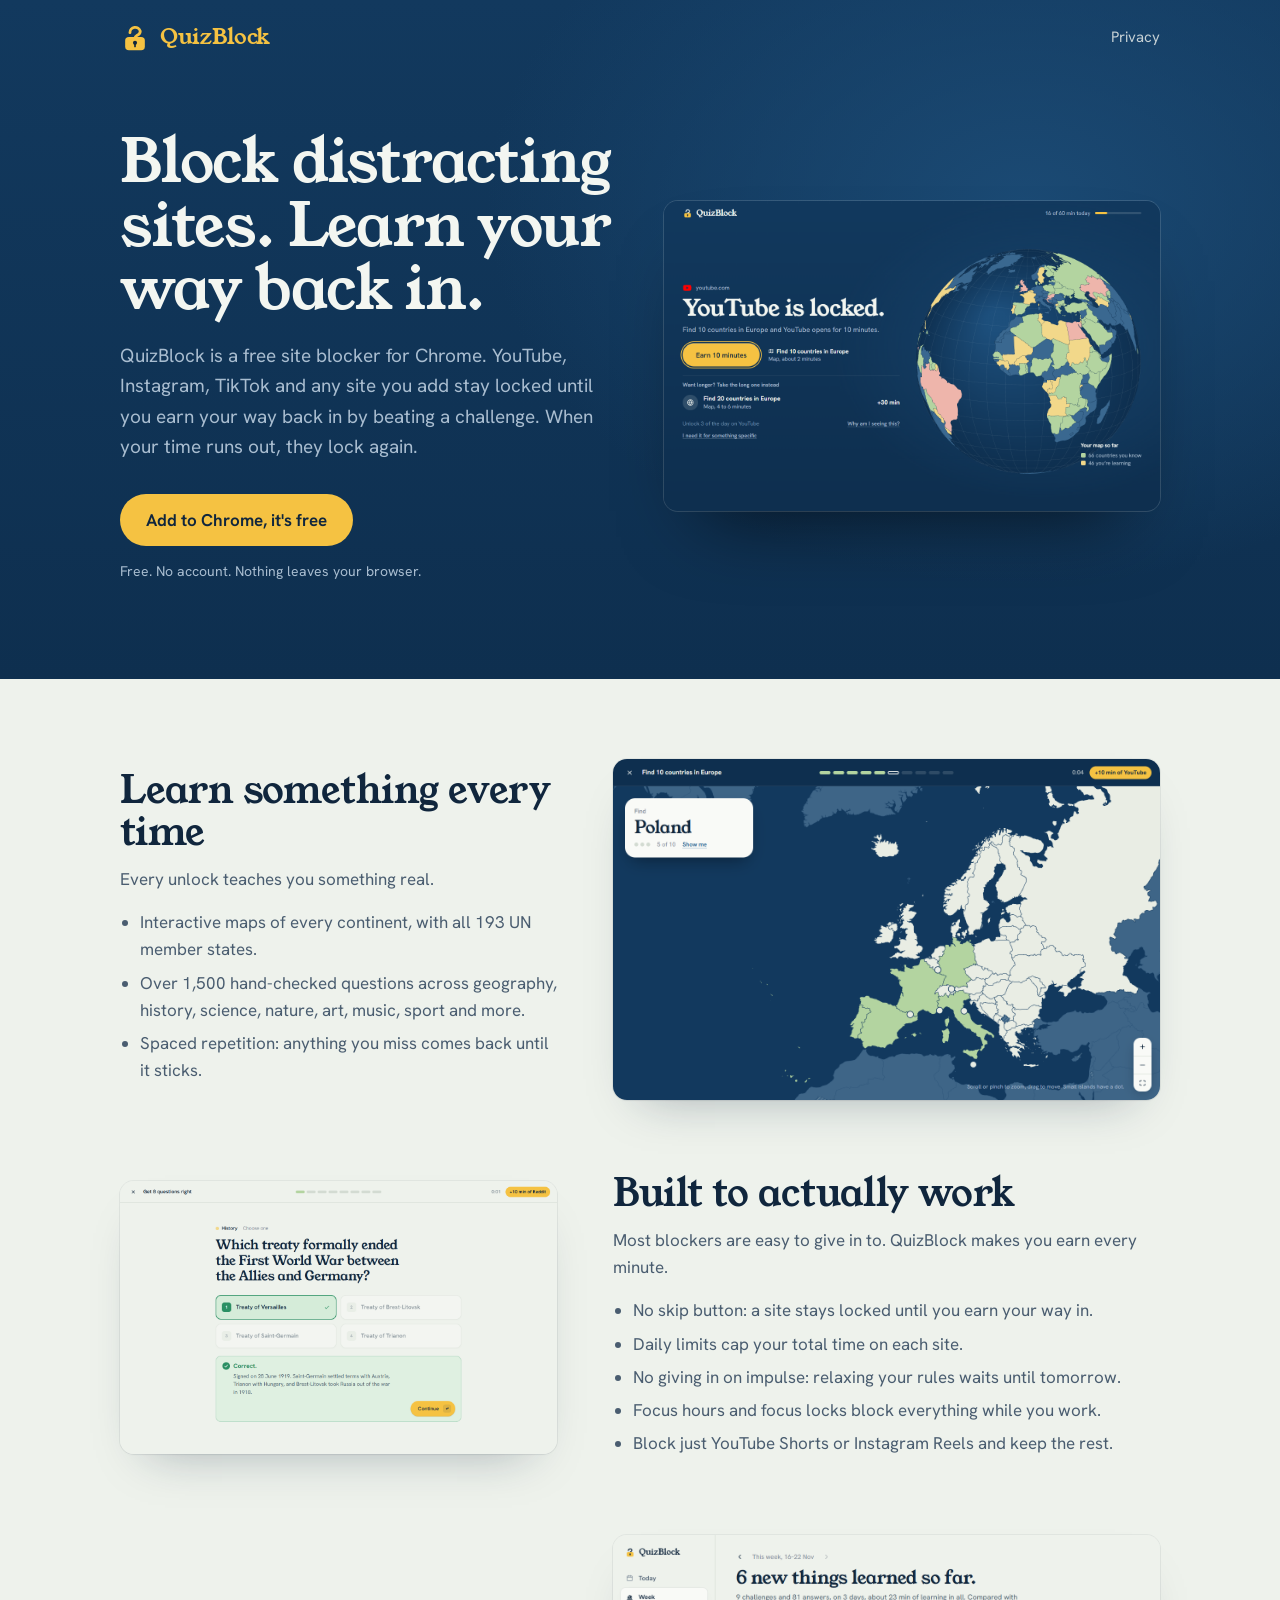
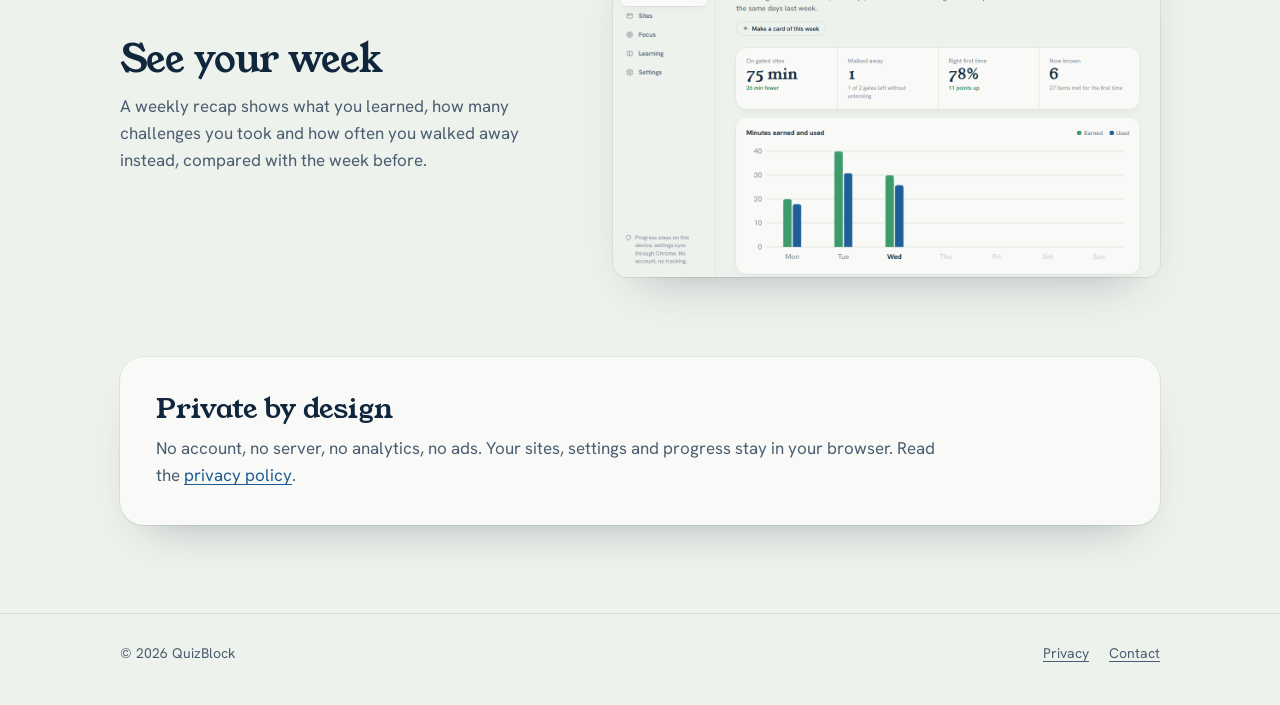
<file: index.html>
<!doctype html>
<html lang="en">
<head>
  <meta charset="utf-8">
  <meta name="viewport" content="width=device-width, initial-scale=1">
  <title>QuizBlock: the site blocker that makes you learn</title>
  <meta name="description" content="QuizBlock is a free site blocker for Chrome. Distracting sites stay locked until you earn your way back in, and you learn as you go.">
  <link rel="icon" href="img/favicon-32.png">
  <link rel="stylesheet" href="style.css">
  <meta property="og:title" content="QuizBlock: Site Blocker – Block Websites, Learn to Unlock">
  <meta property="og:description" content="Block distracting sites. Learn your way back in.">
  <meta property="og:image" content="https://victordjolo.github.io/quizblock-site/img/og.png">
  <meta property="og:url" content="https://victordjolo.github.io/quizblock-site/">
  <meta name="twitter:card" content="summary_large_image">
</head>
<body>
  <div class="stage">
    <div class="wrap">
      <header class="bar">
        <a class="brand" href="./">
          <svg viewBox="0 0 32 32" aria-hidden="true"><path d="M10.6 11.4A5.6 5.6 0 0 1 21.6 9.8c0 2.9-2 3.9-3.6 4.7c-1.2.6-2 1.4-2 3" fill="none" stroke="currentColor" stroke-width="3" stroke-linecap="round" stroke-linejoin="round"/><rect x="5.5" y="16" width="21" height="14" rx="4" fill="#f5c242"/><circle cx="16" cy="22.2" r="2.2" fill="#10263d"/><path d="M16 23v3" stroke="#10263d" stroke-width="1.8" stroke-linecap="round"/></svg>
          QuizBlock
        </a>
        <nav><a href="privacy.html">Privacy</a></nav>
      </header>

      <section class="hero">
        <div>
          <h1>Block distracting sites. Learn your way back in.</h1>
          <p>QuizBlock is a free site blocker for Chrome. YouTube, Instagram, TikTok and any site you add stay locked until you earn your way back in by beating a challenge. When your time runs out, they lock again.</p>
          <div class="cta">
            <a class="btn" href="https://chromewebstore.google.com/detail/oofmikofalgdplpjlmeccbejhmijgfdh">Add to Chrome, it's free</a>
            <small>Free. No account. Nothing leaves your browser.</small>
          </div>
        </div>
        <div class="shot"><img src="img/1-gate.png" width="1280" height="800" alt="QuizBlock's gate: “YouTube is locked. Find 10 countries in Europe and YouTube opens for 10 minutes.” next to a globe coloured in with the countries you know."></div>
      </section>
    </div>
  </div>

  <main class="wrap">
    <section class="features">
      <div class="feature">
        <div>
          <h2>Learn something every time</h2>
          <p>Every unlock teaches you something real.</p>
          <ul>
            <li>Interactive maps of every continent, with all 193 UN member states.</li>
            <li>Over 1,500 hand-checked questions across geography, history, science, nature, art, music, sport and more.</li>
            <li>Spaced repetition: anything you miss comes back until it sticks.</li>
          </ul>
        </div>
        <div class="shot"><img src="img/2-map.png" width="1280" height="800" alt="A map challenge: find a country on a map of Europe." loading="lazy"></div>
      </div>

      <div class="feature">
        <div>
          <h2>Built to actually work</h2>
          <p>Most blockers are easy to give in to. QuizBlock makes you earn every minute.</p>
          <ul>
            <li>No skip button: a site stays locked until you earn your way in.</li>
            <li>Daily limits cap your total time on each site.</li>
            <li>No giving in on impulse: relaxing your rules waits until tomorrow.</li>
            <li>Focus hours and focus locks block everything while you work.</li>
            <li>Block just YouTube Shorts or Instagram Reels and keep the rest.</li>
          </ul>
        </div>
        <div class="shot"><img src="img/3-quiz.png" width="1280" height="800" alt="A quiz question, just answered, with a fact about the answer." loading="lazy"></div>
      </div>

      <div class="feature">
        <div>
          <h2>See your week</h2>
          <p>A weekly recap shows what you learned, how many challenges you took and how often you walked away instead, compared with the week before.</p>
        </div>
        <div class="shot"><img src="img/4-week.png" width="1280" height="800" alt="The weekly recap in QuizBlock's dashboard." loading="lazy"></div>
      </div>
    </section>

    <section class="promise">
      <h2>Private by design</h2>
      <p>No account, no server, no analytics, no ads. Your sites, settings and progress stay in your browser. Read the <a href="privacy.html">privacy policy</a>.</p>
    </section>
  </main>

  <footer class="foot">
    <div class="wrap">
      <span>© 2026 QuizBlock</span>
      <nav><a href="privacy.html">Privacy</a><a href="mailto:quizblockapp@gmail.com">Contact</a></nav>
    </div>
  </footer>
</body>
</html>
</file>
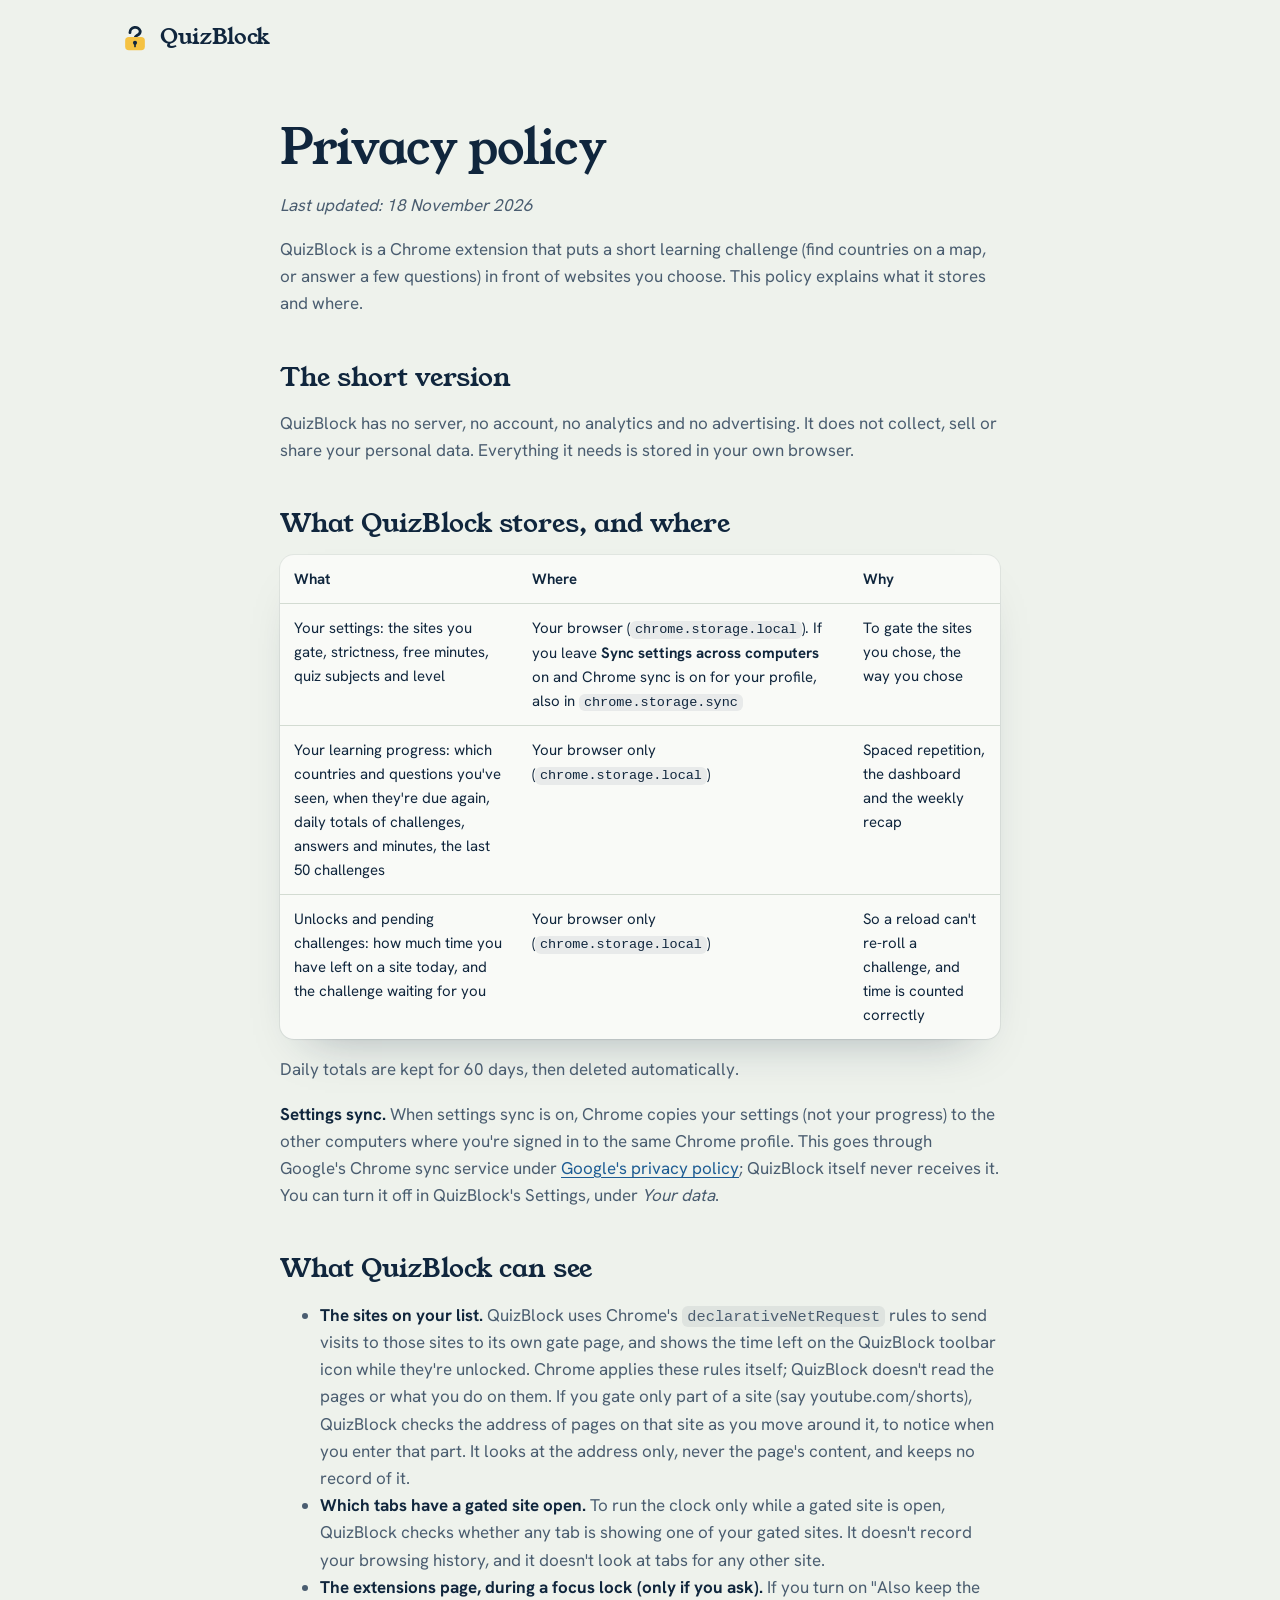
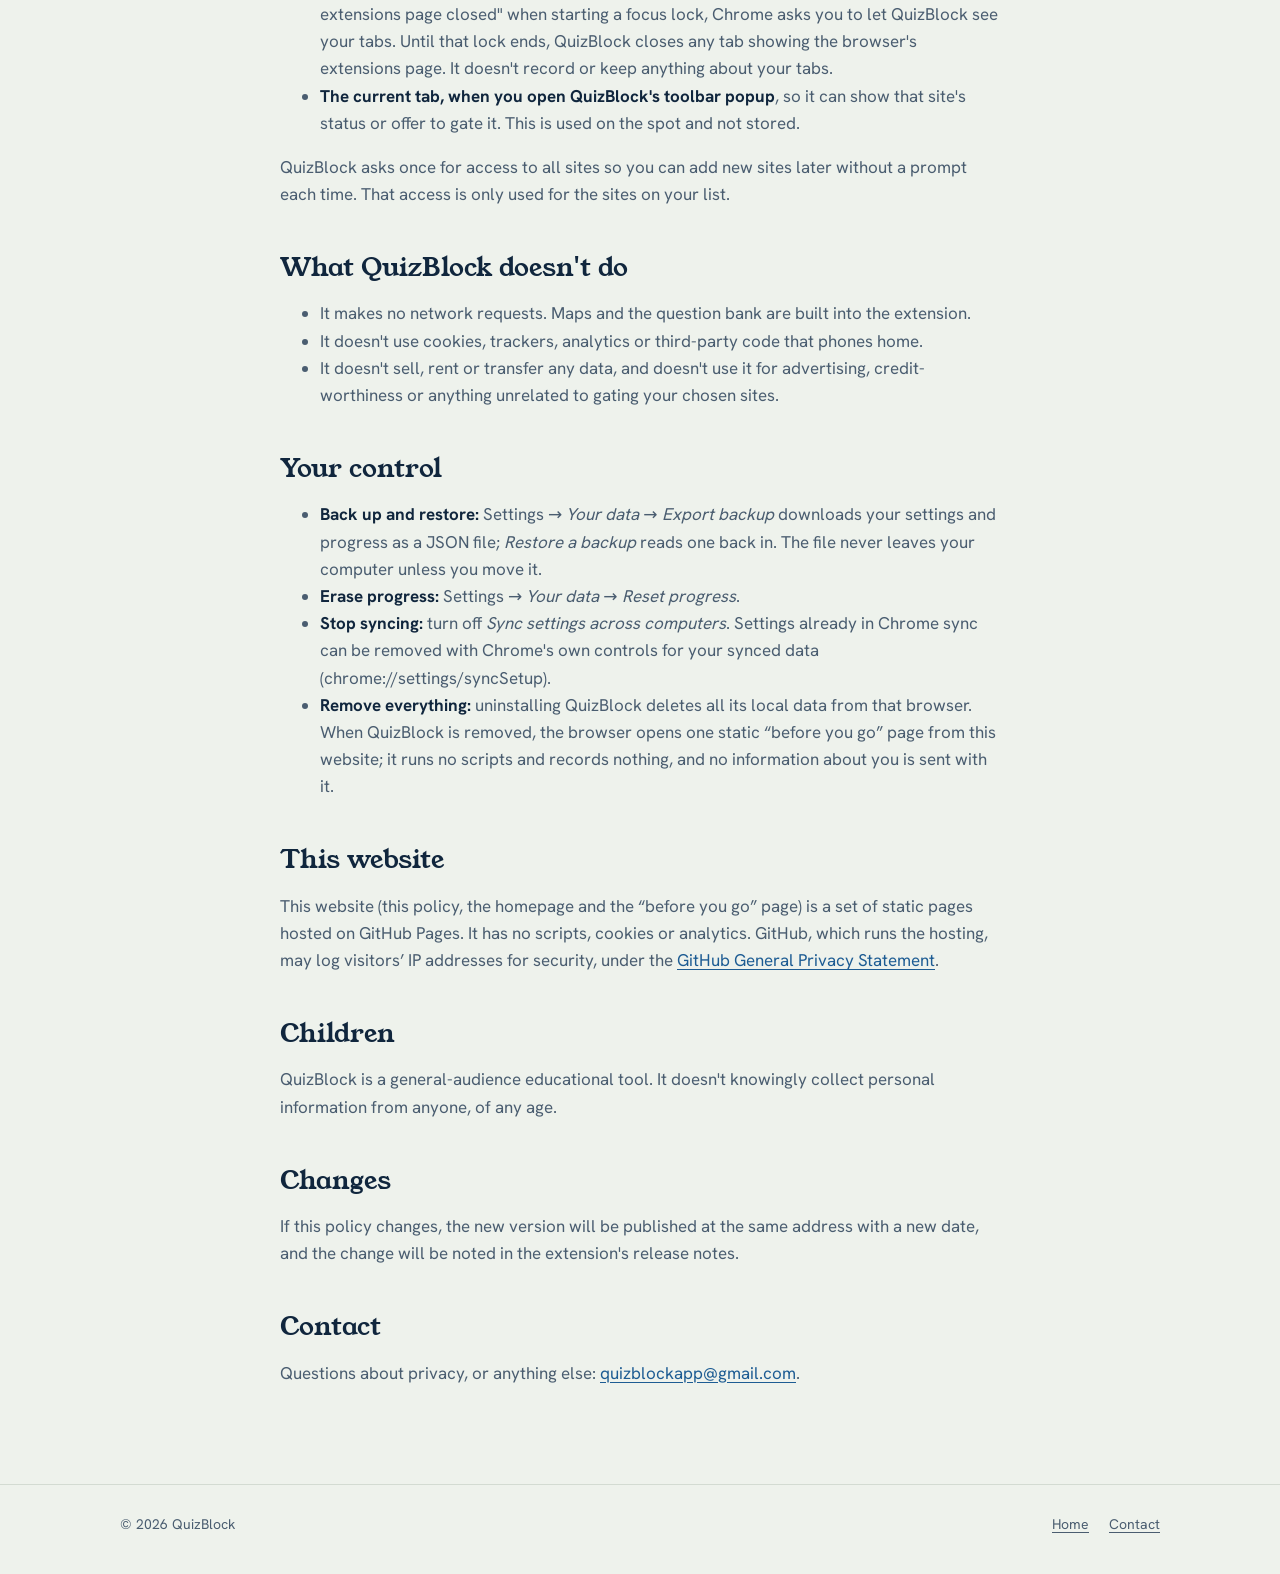
<file: privacy.html>
<!doctype html>
<html lang="en">
<head>
  <meta charset="utf-8">
  <meta name="viewport" content="width=device-width, initial-scale=1">
  <title>Privacy policy · QuizBlock</title>
  <meta name="description" content="QuizBlock has no server, no account, no analytics and no advertising. Everything it stores stays in your browser.">
  <link rel="icon" href="img/favicon-32.png">
  <link rel="stylesheet" href="style.css">
</head>
<body>
  <div class="wrap">
    <header class="bar">
      <a class="brand" href="./">
        <svg viewBox="0 0 32 32" aria-hidden="true"><path d="M10.6 11.4A5.6 5.6 0 0 1 21.6 9.8c0 2.9-2 3.9-3.6 4.7c-1.2.6-2 1.4-2 3" fill="none" stroke="currentColor" stroke-width="3" stroke-linecap="round" stroke-linejoin="round"/><rect x="5.5" y="16" width="21" height="14" rx="4" fill="#f5c242"/><circle cx="16" cy="22.2" r="2.2" fill="#10263d"/><path d="M16 23v3" stroke="#10263d" stroke-width="1.8" stroke-linecap="round"/></svg>
        QuizBlock
      </a>
    </header>
  </div>
  <main class="wrap doc">
<h1>Privacy policy</h1>
<p><em>Last updated: 18 November 2026</em></p>
<p>QuizBlock is a Chrome extension that puts a short learning challenge (find countries on a map, or answer a few questions) in front of websites you choose. This policy explains what it stores and where.</p>
<h2>The short version</h2>
<p>QuizBlock has no server, no account, no analytics and no advertising. It does not collect, sell or share your personal data. Everything it needs is stored in your own browser.</p>
<h2>What QuizBlock stores, and where</h2>
<div class="table"><table><thead><tr><th>What</th><th>Where</th><th>Why</th></tr></thead><tbody><tr><td>Your settings: the sites you gate, strictness, free minutes, quiz subjects and level</td><td>Your browser (<code>chrome.storage.local</code>). If you leave <strong>Sync settings across computers</strong> on and Chrome sync is on for your profile, also in <code>chrome.storage.sync</code></td><td>To gate the sites you chose, the way you chose</td></tr><tr><td>Your learning progress: which countries and questions you've seen, when they're due again, daily totals of challenges, answers and minutes, the last 50 challenges</td><td>Your browser only (<code>chrome.storage.local</code>)</td><td>Spaced repetition, the dashboard and the weekly recap</td></tr><tr><td>Unlocks and pending challenges: how much time you have left on a site today, and the challenge waiting for you</td><td>Your browser only (<code>chrome.storage.local</code>)</td><td>So a reload can't re-roll a challenge, and time is counted correctly</td></tr></tbody></table></div>
<p>Daily totals are kept for 60 days, then deleted automatically.</p>
<p><strong>Settings sync.</strong> When settings sync is on, Chrome copies your settings (not your progress) to the other computers where you're signed in to the same Chrome profile. This goes through Google's Chrome sync service under <a href="https://policies.google.com/privacy">Google's privacy policy</a>; QuizBlock itself never receives it. You can turn it off in QuizBlock's Settings, under <em>Your data</em>.</p>
<h2>What QuizBlock can see</h2>
<ul><li><strong>The sites on your list.</strong> QuizBlock uses Chrome's <code>declarativeNetRequest</code> rules to send visits to those sites to its own gate page, and shows the time left on the QuizBlock toolbar icon while they're unlocked. Chrome applies these rules itself; QuizBlock doesn't read the pages or what you do on them. If you gate only part of a site (say youtube.com/shorts), QuizBlock checks the address of pages on that site as you move around it, to notice when you enter that part. It looks at the address only, never the page's content, and keeps no record of it.</li><li><strong>Which tabs have a gated site open.</strong> To run the clock only while a gated site is open, QuizBlock checks whether any tab is showing one of your gated sites. It doesn't record your browsing history, and it doesn't look at tabs for any other site.</li><li><strong>The extensions page, during a focus lock (only if you ask).</strong> If you turn on "Also keep the extensions page closed" when starting a focus lock, Chrome asks you to let QuizBlock see your tabs. Until that lock ends, QuizBlock closes any tab showing the browser's extensions page. It doesn't record or keep anything about your tabs.</li><li><strong>The current tab, when you open QuizBlock's toolbar popup</strong>, so it can show that site's status or offer to gate it. This is used on the spot and not stored.</li></ul>
<p>QuizBlock asks once for access to all sites so you can add new sites later without a prompt each time. That access is only used for the sites on your list.</p>
<h2>What QuizBlock doesn't do</h2>
<ul><li>It makes no network requests. Maps and the question bank are built into the extension.</li><li>It doesn't use cookies, trackers, analytics or third-party code that phones home.</li><li>It doesn't sell, rent or transfer any data, and doesn't use it for advertising, credit-worthiness or anything unrelated to gating your chosen sites.</li></ul>
<h2>Your control</h2>
<ul><li><strong>Back up and restore:</strong> Settings → <em>Your data</em> → <em>Export backup</em> downloads your settings and progress as a JSON file; <em>Restore a backup</em> reads one back in. The file never leaves your computer unless you move it.</li><li><strong>Erase progress:</strong> Settings → <em>Your data</em> → <em>Reset progress</em>.</li><li><strong>Stop syncing:</strong> turn off <em>Sync settings across computers</em>. Settings already in Chrome sync can be removed with Chrome's own controls for your synced data (chrome://settings/syncSetup).</li><li><strong>Remove everything:</strong> uninstalling QuizBlock deletes all its local data from that browser. When QuizBlock is removed, the browser opens one static “before you go” page from this website; it runs no scripts and records nothing, and no information about you is sent with it.</li></ul>
<h2>This website</h2>
<p>This website (this policy, the homepage and the “before you go” page) is a set of static pages hosted on GitHub Pages. It has no scripts, cookies or analytics. GitHub, which runs the hosting, may log visitors’ IP addresses for security, under the <a href="https://docs.github.com/en/site-policy/privacy-policies/github-general-privacy-statement">GitHub General Privacy Statement</a>.</p>
<h2>Children</h2>
<p>QuizBlock is a general-audience educational tool. It doesn't knowingly collect personal information from anyone, of any age.</p>
<h2>Changes</h2>
<p>If this policy changes, the new version will be published at the same address with a new date, and the change will be noted in the extension's release notes.</p>
<h2>Contact</h2>
<p>Questions about privacy, or anything else: <a href="mailto:quizblockapp@gmail.com">quizblockapp@gmail.com</a>.</p>

  </main>
  <footer class="foot">
    <div class="wrap">
      <span>© 2026 QuizBlock</span>
      <nav><a href="./">Home</a><a href="mailto:quizblockapp@gmail.com">Contact</a></nav>
    </div>
  </footer>
</body>
</html>
</file>
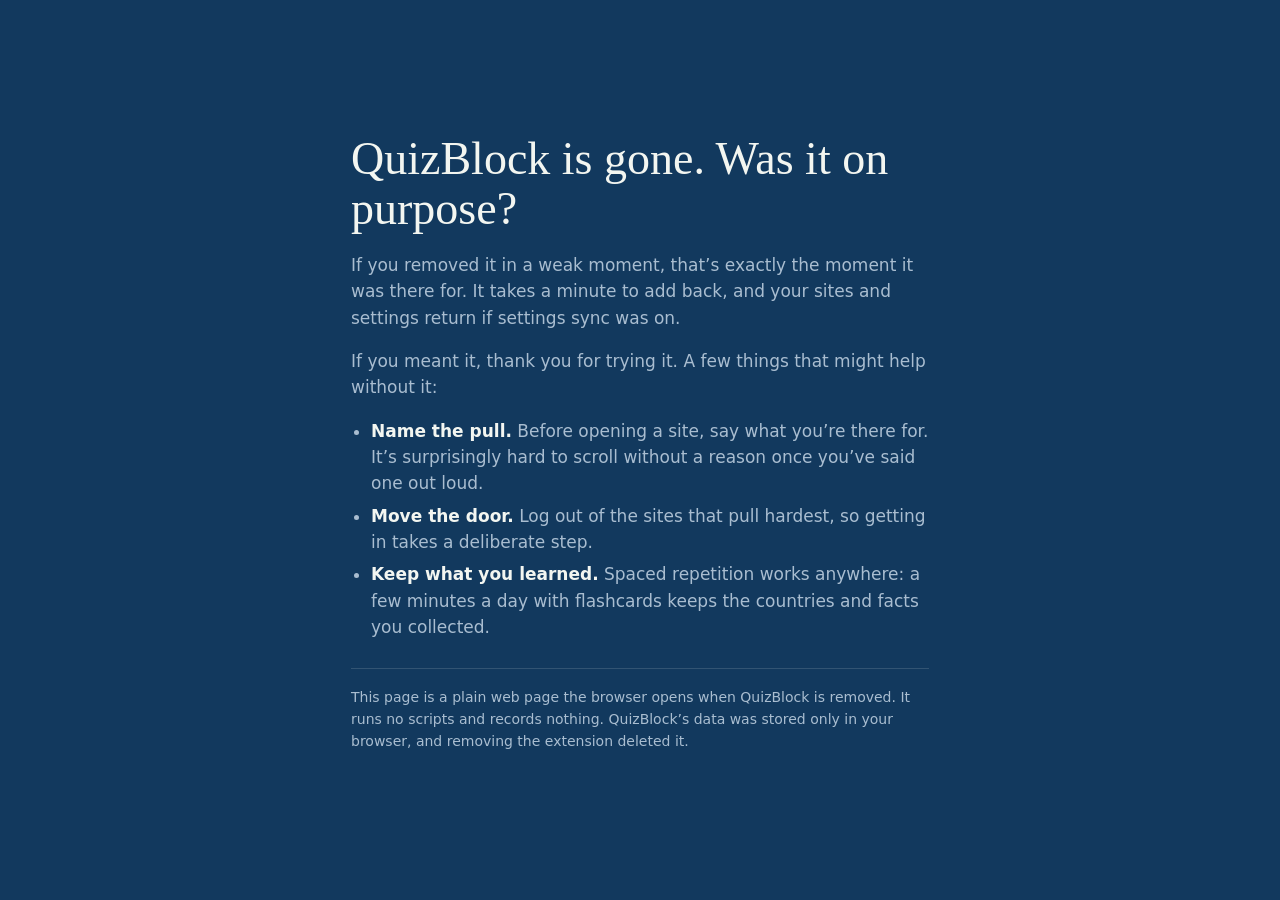
<file: uninstall.html>
<!doctype html>
<html lang="en">
<head>
  <meta charset="utf-8">
  <meta name="viewport" content="width=device-width, initial-scale=1">
  <title>Before you go · QuizBlock</title>
  <meta name="robots" content="noindex">
  <link rel="icon" href="img/favicon-32.png">
  <style>
    /* A static page: no scripts, no analytics, no tracking parameters. */
    :root { --bg: #12395e; --ink: #f3f6f1; --muted: #a9bdd0; --accent: #f5c242; --line: rgb(243 246 241 / 0.14); color-scheme: dark; }
    * { box-sizing: border-box; }
    body { margin: 0; min-height: 100vh; display: grid; place-items: center; padding: 32px 16px; background: var(--bg); color: var(--ink); font: 17px/1.55 "Segoe UI", system-ui, sans-serif; }
    main { max-width: 34em; }
    h1 { margin: 0 0 12px; font: 400 clamp(32px, 6vw, 46px)/1.1 "Iowan Old Style", Georgia, serif; }
    p { color: var(--muted); }
    ul { padding-left: 20px; color: var(--muted); }
    li { margin: 6px 0; }
    strong { color: var(--ink); }
    .note { margin-top: 28px; padding-top: 18px; border-top: 1px solid var(--line); font-size: 14px; }
    a { color: var(--accent); }
  </style>
</head>
<body>
  <main>
    <h1>QuizBlock is gone. Was it on purpose?</h1>
    <p>If you removed it in a weak moment, that’s exactly the moment it was there for. It takes a minute to add back, and your sites and settings return if settings sync was on.</p>
    <p>If you meant it, thank you for trying it. A few things that might help without it:</p>
    <ul>
      <li><strong>Name the pull.</strong> Before opening a site, say what you’re there for. It’s surprisingly hard to scroll without a reason once you’ve said one out loud.</li>
      <li><strong>Move the door.</strong> Log out of the sites that pull hardest, so getting in takes a deliberate step.</li>
      <li><strong>Keep what you learned.</strong> Spaced repetition works anywhere: a few minutes a day with flashcards keeps the countries and facts you collected.</li>
    </ul>
    <p class="note">This page is a plain web page the browser opens when QuizBlock is removed. It runs no scripts and records nothing. QuizBlock’s data was stored only in your browser, and removing the extension deleted it.</p>
  </main>
</body>
</html>
</file>
<file: style.css>
/* QuizBlock website. Static: no scripts, cookies or analytics. Atlas Plate tokens
   mirror extension/src/styles/tokens.css. */

@font-face { font-family: 'Young Serif'; src: url('fonts/young-serif.woff2') format('woff2'); font-weight: 400; font-display: swap; }
@font-face { font-family: 'Hanken Grotesk'; src: url('fonts/hanken-grotesk.woff2') format('woff2'); font-weight: 100 900; font-display: swap; }

:root {
  --stage: #12395e;
  --stage-2: #0e2f4f;
  --stage-raised: #1b4a74;
  --stage-ink: #f3f6f1;
  --stage-muted: #a9bdd0;
  --stage-line: rgb(243 246 241 / 0.14);

  --bg: #eef2ec;
  --surface: #f9faf7;
  --ink: #10263d;
  --muted: #4a5d70;
  --line: #d3dbd2;
  --link: #1d5c93;
  --accent: #f5c242;
  --on-accent: #10263d;

  --serif: 'Young Serif', 'Iowan Old Style', Georgia, serif;
  --sans: 'Hanken Grotesk', 'Segoe UI', system-ui, sans-serif;
  --raise: 0 0 0 1px rgb(16 38 61 / 0.06), 0 1px 2px rgb(16 38 61 / 0.04), 0 24px 48px -28px rgb(16 38 61 / 0.35);
  color-scheme: light;
}

@media (prefers-color-scheme: dark) {
  :root {
    --bg: #0c2136;
    --surface: #102a44;
    --ink: #eef2ec;
    --muted: #a9bdd0;
    --line: rgb(243 246 241 / 0.12);
    --link: #f5c242;
    --raise: 0 0 0 1px rgb(243 246 241 / 0.08), 0 24px 48px -28px rgb(0 0 0 / 0.6);
    color-scheme: dark;
  }
}

* { box-sizing: border-box; }
html { -webkit-text-size-adjust: 100%; }
body { margin: 0; background: var(--bg); color: var(--ink); font: 17px/1.6 var(--sans); }
img { max-width: 100%; height: auto; display: block; }
a { color: var(--link); text-underline-offset: 0.18em; }
code { font-size: 0.9em; padding: 0.1em 0.35em; border-radius: 6px; background: color-mix(in srgb, var(--ink) 7%, transparent); }

.wrap { width: 100%; max-width: 1080px; margin: 0 auto; padding: 0 20px; }

/* Header */
.bar { display: flex; align-items: center; justify-content: space-between; gap: 16px; padding: 22px 0; }
.brand { display: inline-flex; align-items: center; gap: 10px; color: inherit; text-decoration: none; font: 400 22px/1 var(--serif); letter-spacing: -0.015em; }
.brand svg { width: 30px; height: 30px; flex: none; }
.bar nav { display: flex; gap: 20px; font-size: 15px; }
.bar nav a { color: inherit; opacity: 0.8; text-decoration: none; }
.bar nav a:hover { opacity: 1; text-decoration: underline; }

/* Hero (atlas blue) */
.stage { background: radial-gradient(ellipse 60% 80% at 80% 30%, var(--stage-raised), transparent 70%), linear-gradient(180deg, var(--stage), var(--stage-2)); color: var(--stage-ink); }
.stage a:not(.btn) { color: var(--accent); }
.stage .brand, .stage .bar nav a { color: var(--stage-ink); }
.hero { display: grid; gap: 48px; padding: 40px 0 72px; }
.hero h1 { margin: 0; font: 400 clamp(38px, 5.2vw, 60px)/1.06 var(--serif); letter-spacing: -0.02em; text-wrap: balance; }
.hero p { margin: 20px 0 0; max-width: 34em; color: var(--stage-muted); font-size: clamp(17px, 2vw, 19px); }
.cta { display: flex; flex-wrap: wrap; align-items: center; gap: 14px 20px; margin-top: 32px; }
.btn { white-space: nowrap; display: inline-flex; align-items: center; gap: 10px; min-height: 52px; padding: 0 26px; border-radius: 999px; background: var(--accent); color: var(--on-accent); font-weight: 650; text-decoration: none; }
.btn:hover { background: #ffd15c; }
.btn[aria-disabled='true'] { background: transparent; color: var(--stage-ink); box-shadow: inset 0 0 0 1.5px var(--stage-line); cursor: default; }
.cta small { color: var(--stage-muted); font-size: 14px; }
.shot { border-radius: 14px; overflow: hidden; box-shadow: 0 0 0 1px var(--stage-line), 0 40px 80px -40px rgb(0 0 0 / 0.7); }
@media (max-width: 420px) { .btn { padding: 0 20px; font-size: 15px; } }
@media (min-width: 900px) {
  .hero { grid-template-columns: 1fr 1fr; align-items: center; padding: 56px 0 96px; }
}

/* Features */
.features { padding: 80px 0 40px; display: grid; gap: 72px; }
.feature { display: grid; gap: 28px; align-items: center; }
.feature h2 { margin: 0 0 12px; font: 400 clamp(28px, 3.6vw, 38px)/1.12 var(--serif); letter-spacing: -0.015em; }
.feature p { margin: 0; color: var(--muted); }
.feature ul { margin: 16px 0 0; padding-left: 20px; color: var(--muted); }
.feature li { margin: 6px 0; }
.feature .shot { box-shadow: var(--raise); }
@media (min-width: 900px) {
  .feature { grid-template-columns: 1fr 1.25fr; gap: 56px; }
  .feature:nth-child(even) > :first-child { order: 2; }
}

.promise { margin: 40px 0 88px; padding: 36px; border-radius: 24px; background: var(--surface); box-shadow: var(--raise); }
.promise h2 { margin: 0 0 10px; font: 400 28px/1.15 var(--serif); }
.promise p { margin: 0; color: var(--muted); max-width: 46em; }

/* Long-form pages (privacy) */
.doc { max-width: 760px; padding: 24px 20px 80px; }
.doc h1 { margin: 24px 0 6px; font: 400 clamp(34px, 5vw, 48px)/1.1 var(--serif); letter-spacing: -0.02em; }
.doc h2 { margin: 44px 0 10px; font: 400 26px/1.2 var(--serif); }
.doc p, .doc li { color: var(--muted); }
.doc strong { color: var(--ink); }
.doc .table { overflow-x: auto; margin: 16px 0; border-radius: 14px; box-shadow: var(--raise); background: var(--surface); }
.doc table { width: 100%; border-collapse: collapse; font-size: 15px; }
.doc th, .doc td { padding: 12px 14px; text-align: left; vertical-align: top; border-bottom: 1px solid var(--line); }
.doc th { color: var(--ink); font-weight: 650; }
.doc tr:last-child td { border-bottom: 0; }

/* Footer */
.foot { border-top: 1px solid var(--line); padding: 28px 0 40px; font-size: 14px; color: var(--muted); }
.foot .wrap { display: flex; flex-wrap: wrap; gap: 12px 24px; justify-content: space-between; }
.foot nav { display: flex; gap: 20px; }
.foot a { color: inherit; }
</file>
